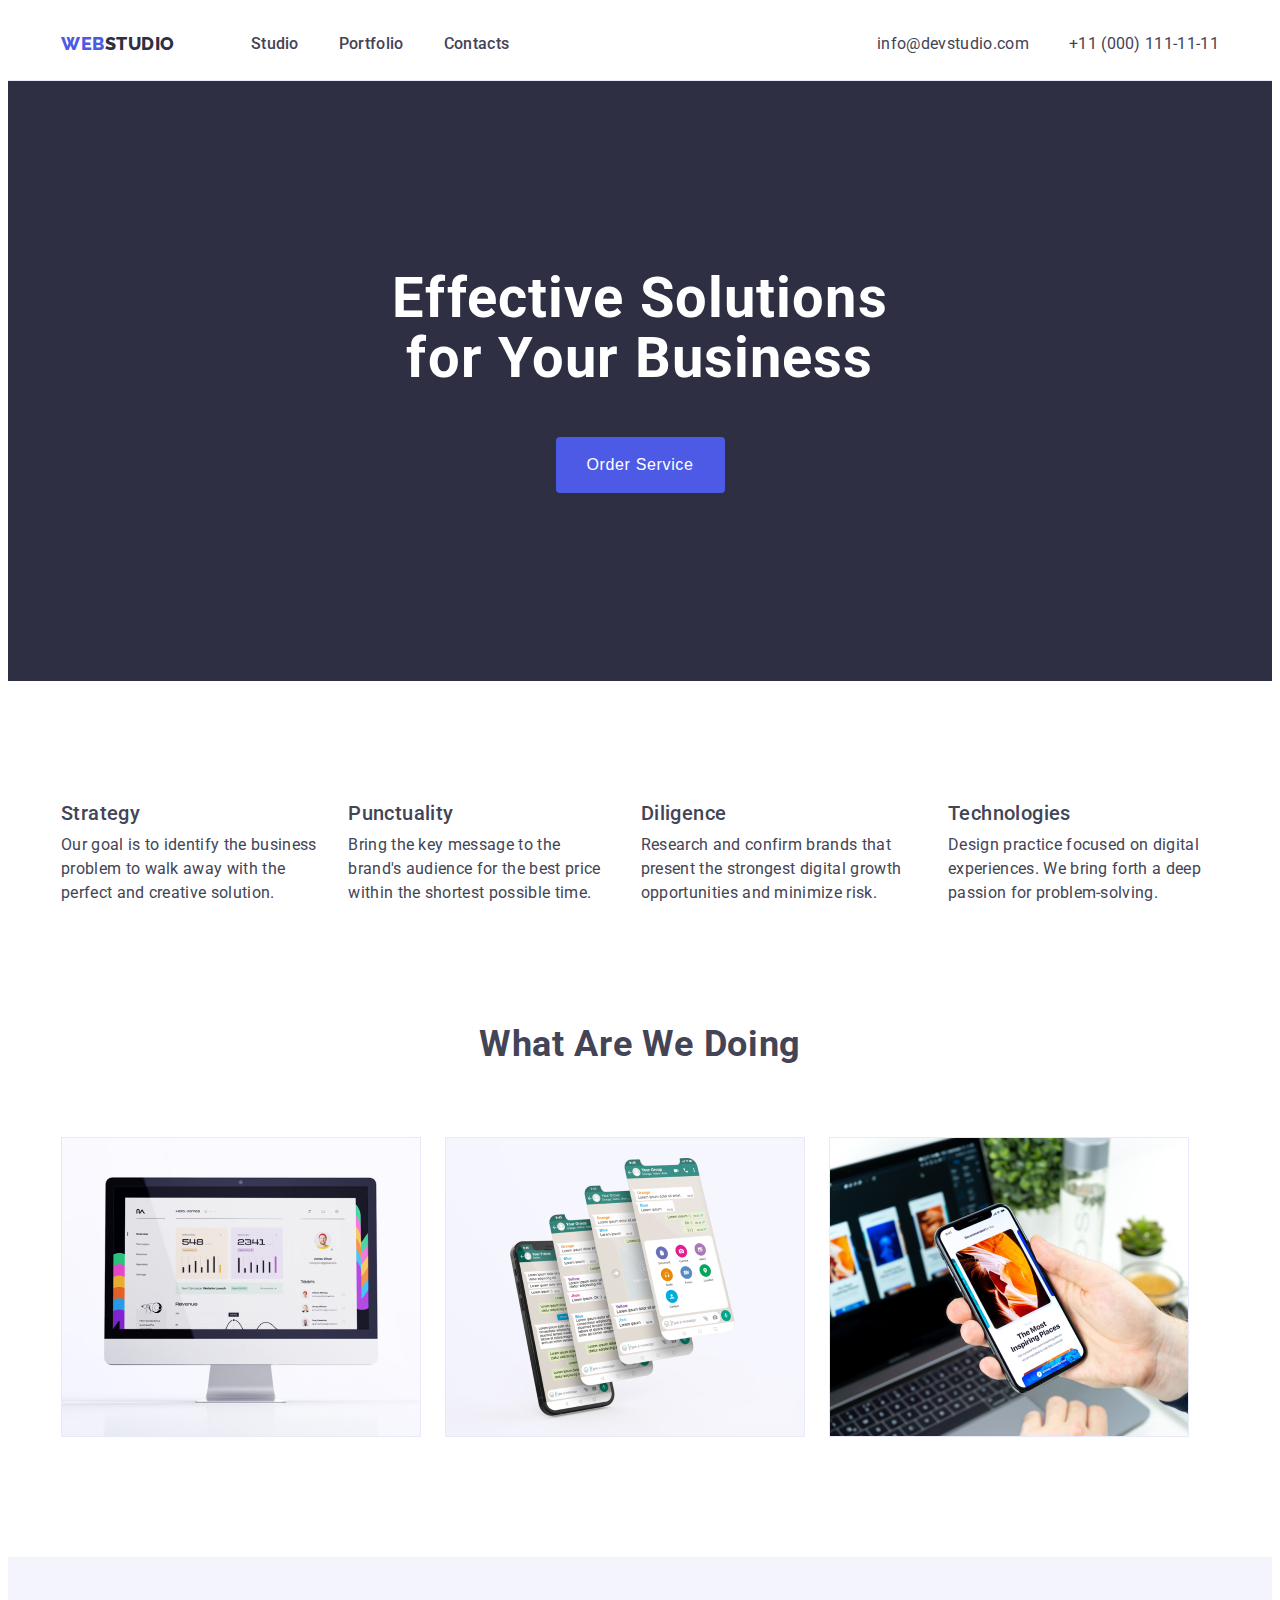
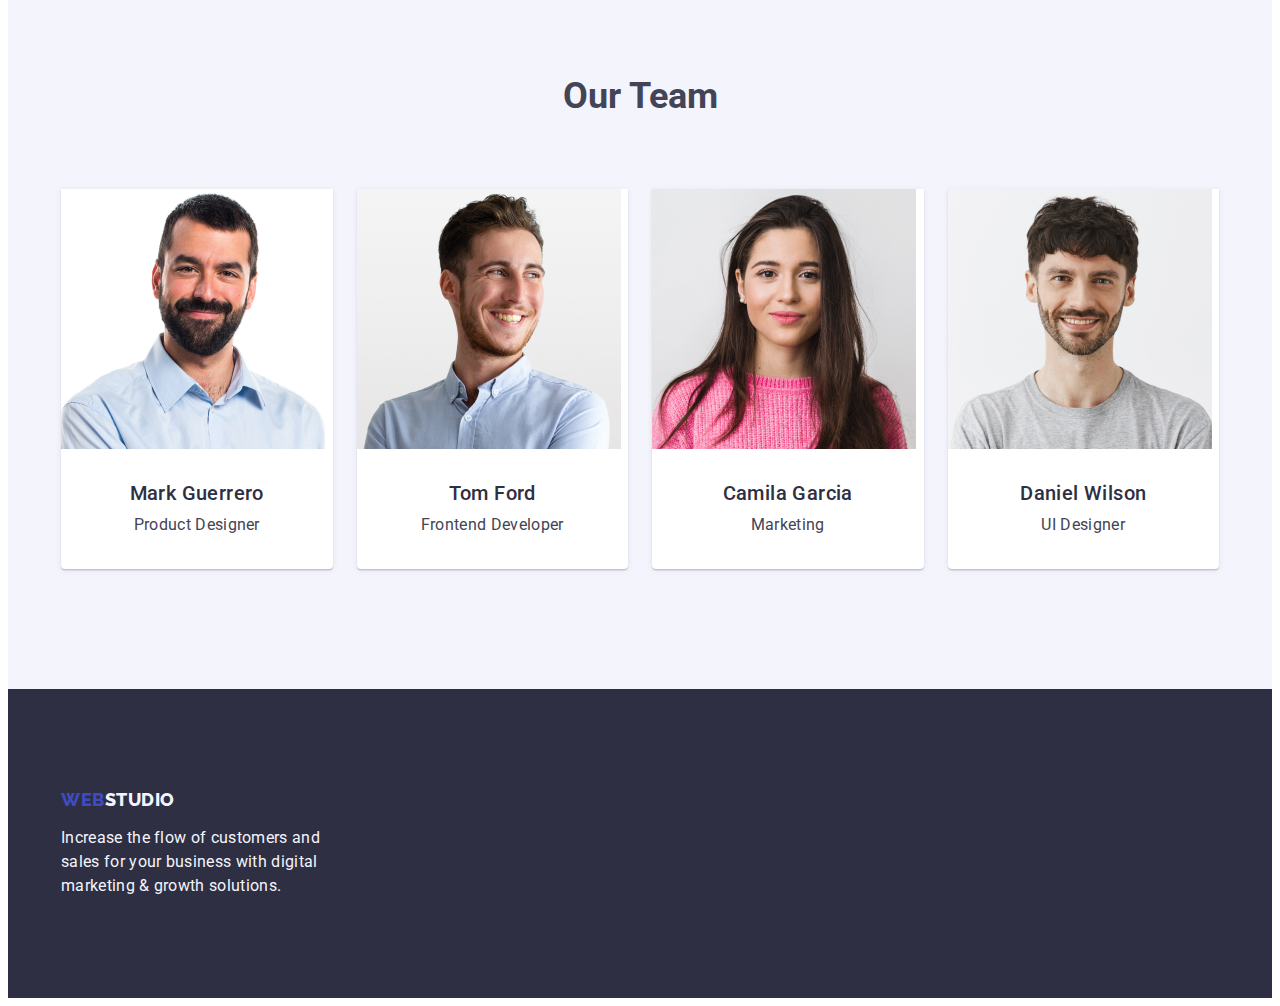
<file: index.html>
<!DOCTYPE html>
<html lang="en">
  <head>
    <meta charset="UTF-8" />
    <meta http-equiv="X-UA-Compatible" content="IE=edge" />
    <meta name="viewport" content="width=device-width, initial-scale=1.0" />
    <title>Document</title>
    <link rel="preconnect" href="https://fonts.googleapis.com" />
    <link rel="preconnect" href="https://fonts.gstatic.com" crossorigin />
    <link
      href="https://fonts.googleapis.com/css2?family=Raleway:wght@800&family=Roboto:wght@400;500;700;900&display=swap"
      rel="stylesheet"
    />
    <link
      rel="stylesheet"
      href="https://cdnjs.cloudflare.com/ajax/libs/modern-normalize/1.1.0/modern-normalize.min.css"
      integrity="sha512-wpPYUAdjBVSE4KJnH1VR1HeZfpl1ub8YT/NKx4PuQ5NmX2tKuGu6U/JRp5y+Y8XG2tV+wKQpNHVUX03MfMFn9Q=="
      crossorigin="anonymous"
      referrerpolicy="no-referrer"
    />
    <link rel="stylesheet" href="./css/styles.css" />
  </head>

  <body>
    <header class="header">
      <div class="container header-container">
        <nav class="header-navigation">
          <a href="./index.html" class="header-logo link"
            >Web<span class="header-studio">Studio</span></a
          >

          <ul class="header-list list">
            <li>
              <a href="./index.html" class="header-link link">Studio</a>
            </li>
            <li>
              <a href="./portfolio.html" class="header-link link">Portfolio</a>
            </li>
            <li>
              <a href="" class="header-link link">Contacts</a>
            </li>
          </ul>
        </nav>

        <address class="header-address">
          <ul class="header-address-list list">
            <li>
              <a
                href="mailto:info@devstudio.com"
                class="header-address-item link"
                >info@devstudio.com</a
              >
            </li>
            <li>
              <a href="tel:+110001111111" class="header-address-item link"
                >+11 (000) 111-11-11</a
              >
            </li>
          </ul>
        </address>
      </div>
    </header>
    <main>
      <section class="more">
        <div class="container">
          <h1 class="more-title">Effective Solutions for Your Business</h1>
          <button class="more-btn btn" type="button">Order Service</button>
        </div>
      </section>
      <section class="benefits section">
        <div class="container">
          <h2 hidden="" class="benefits-hidden">Our advantages</h2>
          <ul class="benefits-list list">
            <li class="benefits-item">
              <h3 class="benefits-title">Strategy</h3>
              <p class="benefits-text">
                Our goal is to identify the business problem to walk away with
                the perfect and creative solution.
              </p>
            </li>
            <li class="benefits-item">
              <h3 class="benefits-title">Punctuality</h3>
              <p class="benefits-text">
                Bring the key message to the brand's audience for the best price
                within the shortest possible time.
              </p>
            </li>
            <li class="benefits-item">
              <h3 class="benefits-title">Diligence</h3>
              <p class="benefits-text">
                Research and confirm brands that present the strongest digital
                growth opportunities and minimize risk.
              </p>
            </li>
            <li class="benefits-item">
              <h3 class="benefits-title">Technologies</h3>
              <p class="benefits-text">
                Design practice focused on digital experiences. We bring forth a
                deep passion for problem-solving.
              </p>
            </li>
          </ul>
        </div>
      </section>

      <section class="content">
        <div class="container">
          <h2 class="content-title">What are we doing</h2>
          <ul class="content-list list">
            <li class="content-item">
              <img src="./images/img1.jpg" alt="Monitor photo" />
            </li>
            <li class="content-item">
              <img
                src="./images/img2.jpg"
                alt="Phone photo"
                width="360"
                height="300"
              />
            </li>
            <li class="content-item">
              <img
                src="./images/img3.jpg"
                alt="Laptop and phone photo"
                width="360"
                height="300"
              />
            </li>
          </ul>
        </div>
      </section>
      <section class="team section">
        <div class="container">
          <h2 class="team-title">Our Team</h2>

          <ul class="team-list list">
            <li class="team-item">
              <img
                src="./images/img4.jpg"
                alt="Portrait of Mark Guerrero"
                width="264"
                height="260"
              />

              <h3 class="team-small-title">Mark Guerrero</h3>
              <p class="team-text">Product Designer</p>
            </li>
            <li class="team-item">
              <img
                src="./images/img5.jpg"
                alt="Portrait of Tom Ford"
                width="264"
                height="260"
              />
              <h3 class="team-small-title">Tom Ford</h3>
              <p class="team-text">Frontend Developer</p>
            </li>
            <li class="team-item">
              <img
                src="./images/img6.jpg"
                alt="Portrait of Camila Garcia"
                width="264"
                height="260"
              />
              <h3 class="team-small-title">Camila Garcia</h3>
              <p class="team-text">Marketing</p>
            </li>
            <li class="team-item">
              <img
                src="./images/img7.jpg"
                alt="Portrait of Daniel Wilson"
                width="264"
                height="260"
              />
              <h3 class="team-small-title">Daniel Wilson</h3>
              <p class="team-text">UI Designer</p>
            </li>
          </ul>
        </div>
      </section>
    </main>
    <footer class="footer">
      <div class="container">
        <a href="./index.html" class="footer-logo link"
          >Web<span class="footer-studio">Studio</span></a
        >
        <p class="footer-text">
          Increase the flow of customers and sales for your business with
          digital marketing & growth solutions.
        </p>
      </div>
    </footer>
  </body>
</html>
</file>
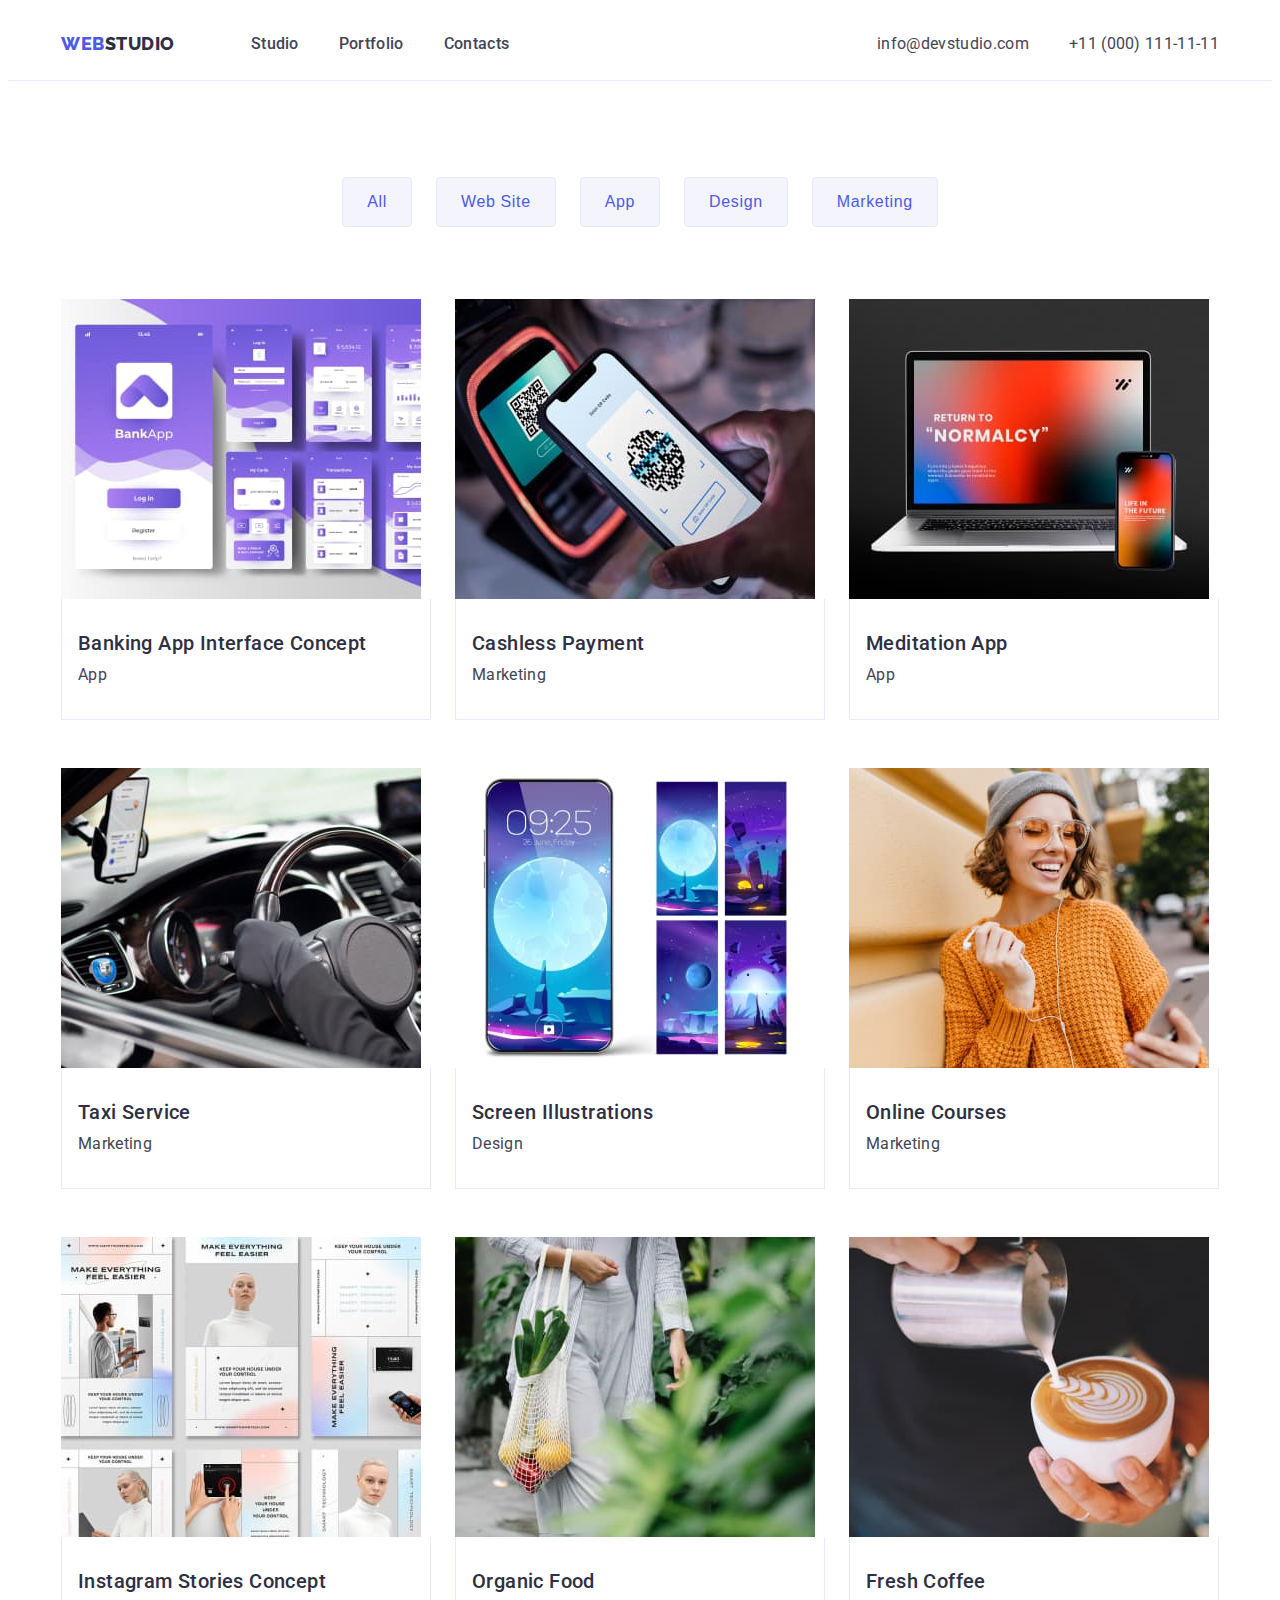
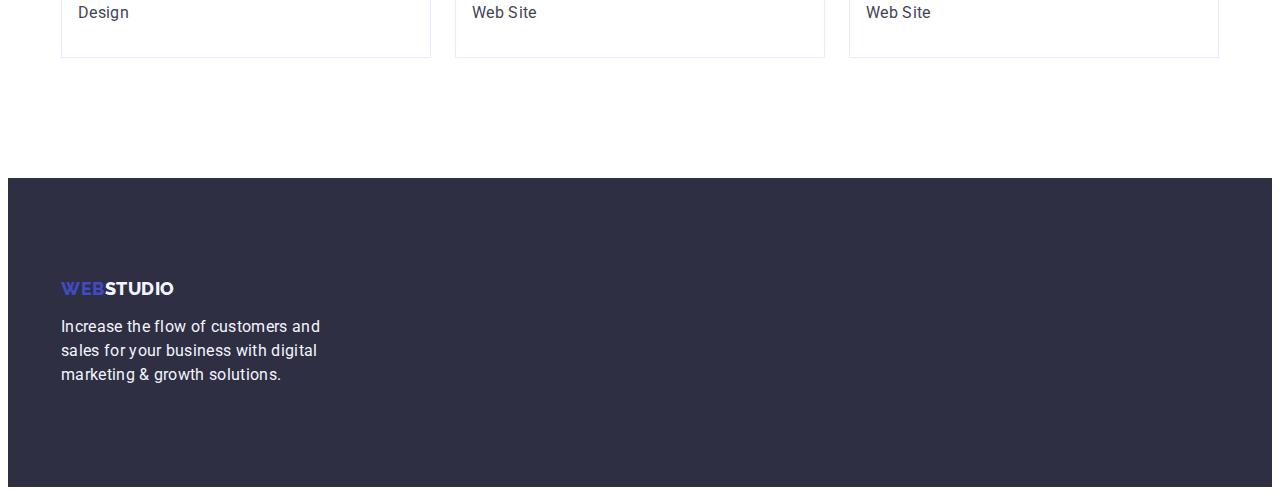
<file: portfolio.html>
<!DOCTYPE html>
<html lang="en">
  <head>
    <meta charset="UTF-8" />
    <meta http-equiv="X-UA-Compatible" content="IE=edge" />
    <meta name="viewport" content="width=device-width, initial-scale=1.0" />
    <title>Document</title>
    <link rel="preconnect" href="https://fonts.googleapis.com" />
    <link rel="preconnect" href="https://fonts.gstatic.com" crossorigin />
    <link
      href="https://fonts.googleapis.com/css2?family=Raleway:wght@800&family=Roboto:wght@400;500;700;900&display=swap"
      rel="stylesheet"
    />
    <link
      rel="stylesheet"
      href="https://cdnjs.cloudflare.com/ajax/libs/modern-normalize/1.1.0/modern-normalize.min.css"
      integrity="sha512-wpPYUAdjBVSE4KJnH1VR1HeZfpl1ub8YT/NKx4PuQ5NmX2tKuGu6U/JRp5y+Y8XG2tV+wKQpNHVUX03MfMFn9Q=="
      crossorigin="anonymous"
      referrerpolicy="no-referrer"
    />
    <link rel="stylesheet" href="./css/styles.css" />
  </head>
  <body>
    <header class="header">
      <div class="container header-container">
        <nav class="header-navigation">
          <a href="./index.html" class="header-logo link"
            >Web<span class="header-studio">Studio</span></a>

          <ul class="header-list list">
            <li>
              <a href="./index.html" class="header-link link">Studio</a>
            </li>
            <li>
              <a href="./portfolio.html" class="header-link link">Portfolio</a>
            </li>
            <li>
              <a href="" class="header-link link">Contacts</a>
            </li>
          </ul>
        </nav>

        <address class="header-address">
          <ul class="header-address-list list">
            <li>
              <a
                href="mailto:info@devstudio.com"
                class="header-address-item link"
                >info@devstudio.com</a
              >
            </li>
            <li>
              <a href="tel:+110001111111" class="header-address-item link"
                >+11 (000) 111-11-11</a
              >
            </li>
          </ul>
        </address>
      </div>
    </header>

    <main>
      <section class="menu">
        <div class="container menu-container">
          <h1 hidden class="menu-hidden">Menu filter</h1>
          <ul class="menu-list list">
            <li class="menu-item">
              <button type="button" class="menu-btn btn">All</button>
            </li>
            <li class="menu-item">
              <button type="button" class="menu-btn btn">Web Site</button>
            </li>
            <li class="menu-item">
              <button type="button" class="menu-btn btn">App</button>
            </li>
            <li class="menu-item">
              <button type="button" class="menu-btn bnt">Design</button>
            </li>
            <li class="menu-item">
              <button type="button" class="menu-btn bnt">Marketing</button>
            </li>
          </ul>

          
            <ul class="pic-list list">
              <li class="pic-item">
                <a href="" class="pic-link link"
                  ><img
                    src="./images/img8.jpg"
                    alt="Banking App Interface Concept"
                    width="360"
                    height="300"
                  />
                   <div class="portfolio-container">
                  <h2 class="pic-title">Banking App Interface Concept</h2>
                  <p class="pic-text">App</p></a>
                   </div>
              </li>
              <li class="pic-item">
                <a href="" class="pic-link link"
                  ><img
                    src="./images/img9.jpg"
                    alt="Cashless Payment"
                    width="360"
                    height="300"
                  />
                   <div class="portfolio-container">
                  <h2 class="pic-title">Cashless Payment</h2>
                  <p class="pic-text">Marketing</p></a>
                </div>
              </li>

              <li class="pic-item">
                <a href="" class="pic-link link"
                  ><img
                    src="./images/img10.jpg"
                    alt="Meditation App"
                    width="360"
                    height="300"
                  />
                  <div class="portfolio-container">
                  <h2 class="pic-title">Meditation App</h2>
                  <p class="pic-text">App</p></a>
                </div>
              </li>
              <li class="pic-item">
                <a href="" class="pic-link link">
                  <img
                    src="./images/img11.jpg"
                    alt="Taxi Service"
                    width="360"
                    height="300"
                  />
                  <div class="portfolio-container">
                  <h2 class="pic-title">Taxi Service</h2>
                  <p class="pic-text">Marketing</p></a>
                  </div>
              </li>
              <li class="pic-item">
                <a href="" class="pic-link link"
                  ><img
                    src="./images/img12.jpg"
                    alt="Screen Illustrations"
                    width="360"
                    height="300"
                  />
                  <div class="portfolio-container">
                  <h2 class="pic-title">Screen Illustrations</h2>
                  <p class="pic-text">Design</p></a>
                </div>
              </li>
              <li class="pic-item">
                <a href="" class="pic-link link"
                  ><img
                    src="./images/img13.jpg"
                    alt="Online Courses"
                    width="360"
                    height="300"
                  />
                  <div class="portfolio-container">
                  <h2 class="pic-title">Online Courses</h2>
                  <p class="pic-text">Marketing</p></a>
                </div>
              </li>
              <li class="pic-item">
                <a href="" class="pic-link link"
                  ><img
                    src="./images/img14.jpg"
                    alt="Instagram Stories Concept"
                    width="360"
                    height="300"
                  />
                  <div class="portfolio-container">
                  <h2 class="pic-title">Instagram Stories Concept</h2>
                  <p class="pic-text">Design</p></a>
                </div>
              </li>
              <li class="pic-item">
                <a href="" class="pic-link link"
                  ><img
                    src="./images/img15.jpg"
                    alt="Organic Food"
                    width="360"
                    height="300"
                  />
                  <div class="portfolio-container">
                  <h2 class="pic-title">Organic Food</h2>
                  <p class="pic-text">Web Site</p></a>
                </div>
              </li>
              <li class="pic-item">
                <a href="" class="pic-link link">
                  <img
                    src="./images/img16.jpg"
                    alt="Fresh Coffee"
                    width="360"
                    height="300"
                  />
                  <div class="portfolio-container">
                  <h2 class="pic-title">Fresh Coffee</h2>
                  <p class="pic-text">Web Site</p></a>
                </div>
              </li>
            </ul>
            </div>
        </section>
      </section>
      <footer class="footer">
         <div class="container">
        <a href="./index.html" class="footer-logo link"
          >Web<span class="footer-studio">Studio</span></a>
        <p class="footer-text">
          Increase the flow of customers and sales for your business with
          digital marketing & growth solutions.
        </p>
      </div>
    </footer>
  </body>
</html>
</file>
<file: css/styles.css>
body {
  font-family: "Roboto", sans-serif;
  color: #434455;
  background-color: #ffffff;
}
:root {
  --title-color: #2e2f42;
  --text-color: #434455;
  --main-color: #404bbf;
  --logo-color: #4d5ae5;
  --background-color: #f4f4fd;
  --color1: #ffffff;
}
p,
h1,
h2,
h3,
h4,
h5,
h6 {
  margin: 0;
}
ul {
  margin: 0;
  padding-left: 0;
}
.list {
  list-style: none;
}
img {
  display: block;
  max-width: 100%;
  height: auto;
}
.link {
  text-decoration: none;
}
.button {
  font-family: inherit;
  font-weight: 500;
  font-size: 16px;
  line-height: 1.5;
  letter-spacing: 0.04em;
  cursor: pointer;
}
.container {
  width: 1158px;
  padding-left: 15px;
  padding-right: 15px;
  margin: 0 auto;
}
.section {
  padding-top: 120px;
  padding-bottom: 120px;
}
/*HEADER */
.header {
  background-color: var(--color1);

  border-bottom: 1px solid #e7e9fc;
}
.header-container {
  display: flex;
  align-items: center;
}
.header-navigation {
  display: flex;
  align-items: center;
}
.header-logo {
  font-family: "Raleway", sans-serif;
  font-weight: 800;
  font-size: 18px;
  line-height: 1.17;
  letter-spacing: 0.03em;
  text-transform: uppercase;
  color: var(--logo-color);
  padding-top: 24px;
  padding-bottom: 24px;
}
.header-studio {
  font-family: "Raleway", sans-serif;
  font-weight: 800;
  font-size: 18px;
  line-height: 1.17;
  letter-spacing: 0.03em;
  text-transform: uppercase;
  color: var(--title-color);
}

.header-link {
  display: block;
  padding-top: 24px;
  padding-bottom: 24px;
  color: var(--main-title-color);
  font-weight: 500;
  font-size: 16px;
  line-height: 1.5;
  letter-spacing: 0.02em;
}
.header-link:is(:hover, :focus) {
  color: var(--main-color);
}
.header-list {
  margin-left: 76px;
  display: flex;
  gap: 40px;
}
.header-address-list {
  display: flex;
  gap: 40px;
}
.header-address {
  font-style: normal;
  margin-left: auto;
}

.header-address-item {
  display: block;
  padding-top: 24px;
  padding-bottom: 24px;
  font-weight: 400;
  font-size: 16px;
  line-height: 1.5;
  letter-spacing: 0.02em;
  color: var(--main-text-color);
}
.header-address-item:is(:hover, :focus) {
  color: var(--main-color);
}

/* MORE */
.more {
  padding-top: 188px;
  padding-bottom: 188px;
  background-color: var(--title-color);
  text-align: center;
}
.more-title {
  font-weight: 700;
  font-size: 56px;
  line-height: 1.07;
  letter-spacing: 0.02em;
  max-width: 496px;
  margin-right: auto;
  margin-left: auto;

  color: var(--color1);
}
.more-btn {
  margin-top: 48px;
  font-weight: 500;
  font-size: 16px;
  line-height: 1.5;
  letter-spacing: 0.04em;
  color: var(--color1);
  background-color: var(--logo-color);
  border-radius: 4px;
  border: 0;
  min-width: 169px;
  height: 56px;
}
.more-btn:is(:hover, :focus) {
  background-color: var(--main-color);
}

/*BENEFITS*/
.benefits {
  background-color: var(--color1);
}
.benefits-list {
  display: flex;
  gap: 24px;
}
.benefits-item {
  width: calc((100%-72px) / 4);
}
.benefits-title {
  font-weight: 500;
  font-size: 20px;
  line-height: 1.2;
  letter-spacing: 0.02em;
  color: var(--main-title-color);
  margin-bottom: 8px;
}
.benefits-text {
  font-size: 16px;
  line-height: 1.5;
  letter-spacing: 0.02em;
  color: var(--main-text-color);
}
/*CONTENT */
.content {
  padding-bottom: 120px;
  background-color: var(--color1);
}
.content-list {
  display: flex;
  gap: 24px;
  margin-top: 72px;
}
.content-item {
  width: calc((100%-48px) / 3);
}
.content-title {
  font-weight: 700;
  font-size: 36px;
  line-height: 1.11;
  letter-spacing: 0.02em;
  text-align: center;
  text-transform: capitalize;
  color: var(--main-title-color);
}
/*TEAM */
.team {
  background-color: var(--background-color);
}
.team-list {
  display: flex;
  gap: 24px;
  text-align: center;
}
.team-item {
  padding-bottom: 32px;
  width: calc((100% - 72px) / 4);
  border-radius: 0px 0px 4px 4px;
  box-shadow: 0px 1px 6px rgba(46, 47, 66, 0.08),
    0px 1px 1px rgba(46, 47, 66, 0.16), 0px 2px 1px rgba(46, 47, 66, 0.08);

  background-color: var(--color1);
}

.team-title {
  margin-bottom: 72px;
  text-align: center;
  font-weight: 700;
  font-size: 36px;
  line-height: 1.11;
  letter-spacing: 0.02e;
}
.team-small-title {
  margin-top: 32px;
  margin-bottom: 8px;
  font-weight: 500;
  font-size: 20px;
  line-height: 1.2;

  letter-spacing: 0.02em;
  color: var(--title-color);
}
.team-text {
  font-size: 16px;
  line-height: 1.5;
  letter-spacing: 0.02em;
  color: var(--text-color);
}
/*FOOTER*/
.footer {
  background-color: var(--title-color);
  padding-top: 100px;
  padding-bottom: 100px;
}
.footer-logo {
  font-family: "Raleway", sans-serif;
  font-weight: 800;
  font-size: 18px;
  line-height: 1.17;
  letter-spacing: 0.03em;
  text-transform: uppercase;
  color: var(--main-color);
}
.footer-studio {
  font-family: "Raleway", sans-serif;
  font-weight: 800;
  font-size: 18px;
  line-height: 1.17;
  letter-spacing: 0.03em;
  text-transform: uppercase;
  color: var(--background-color);
}
.footer-text {
  margin-top: 16px;
  max-width: 264px;
  font-size: 16px;
  line-height: 1.5;
  letter-spacing: 0.02em;
  color: var(--background-color);
}

/*MENU-PORTFOLIO */
.menu {
  padding-top: 96px;
  padding-bottom: 120px;
}
.menu-btn {
  font-style: normal;
  font-weight: 500;
  font-size: 16px;
  line-height: 1.5;
  letter-spacing: 0.04em;
  display: flex;
  letter-spacing: 0.04em;
  color: var(--logo-color);
  background-color: var(--background-color);
  cursor: pointer;
  border: 1px solid #e7e9fc;

  border-radius: 4px;
  padding: 12px 24px;
}
.menu-btn:is(:hover, :focus) {
  background-color: var(--main-color);
  color: var(--color1);
  border: transparent;
}

.menu-list {
  display: flex;
  gap: 24px;
  justify-content: center;
  margin-bottom: 72px;
}

/*PIC-PORTFOLIO*/

.portfolio-container {
  padding-top: 32px;
  padding-bottom: 32px;
  padding-left: 16px;
  border-right: 1px solid #e7e9fc;
  border-bottom: 1px solid #e7e9fc;
  border-left: 1px solid #e7e9fc;
}
.pic-list {
  display: flex;
  flex-wrap: wrap;
  justify-content: center;
  gap: 48px 24px;
}
.pic-link {
  display: block;
}
.pic-item {
  width: calc((100% - 48px) / 3);
}

.pic-title {
  margin-bottom: 8px;

  font-weight: 500;

  font-size: 20px;
  line-height: 1.2;
  letter-spacing: 0.02em;
  color: var(--title-color);
}
.pic-text {
  font-size: 16px;
  line-height: 1.5;
  letter-spacing: 0.02em;
  color: var(--text-color);
}
</file>
